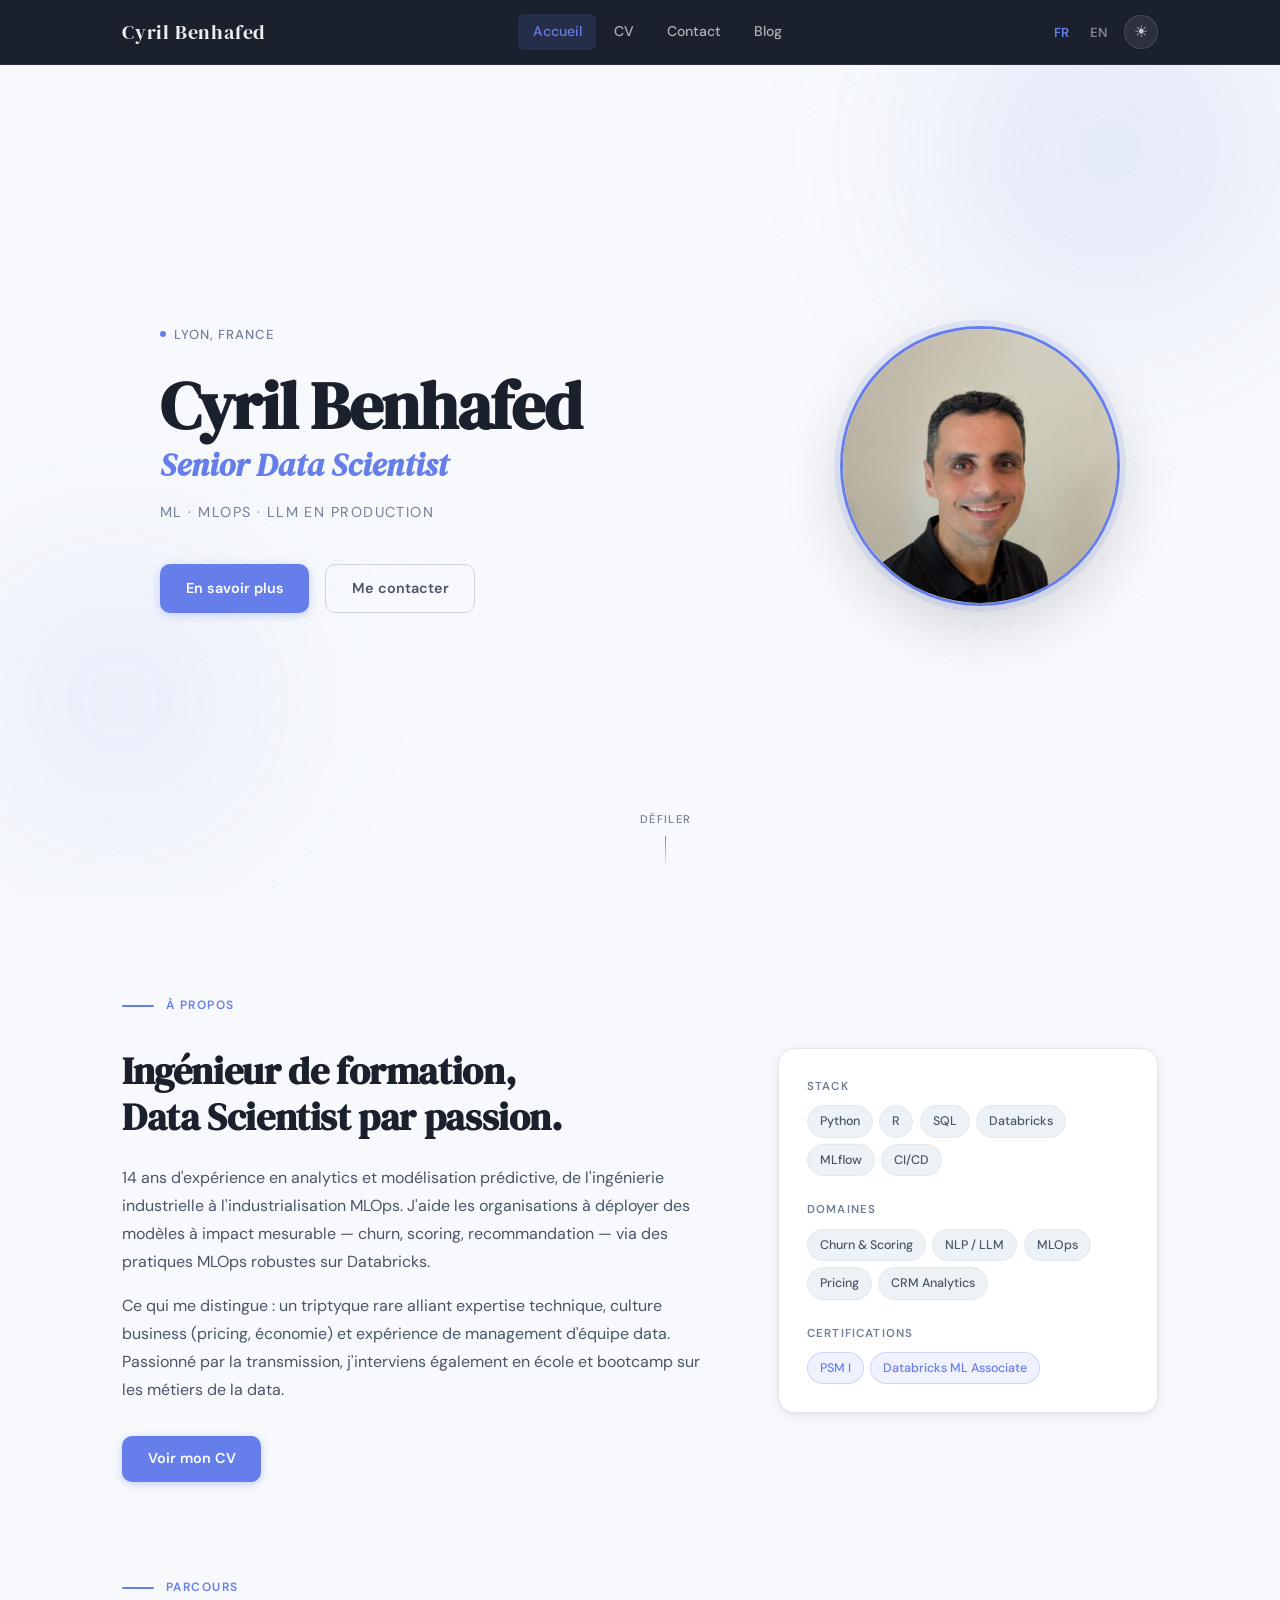
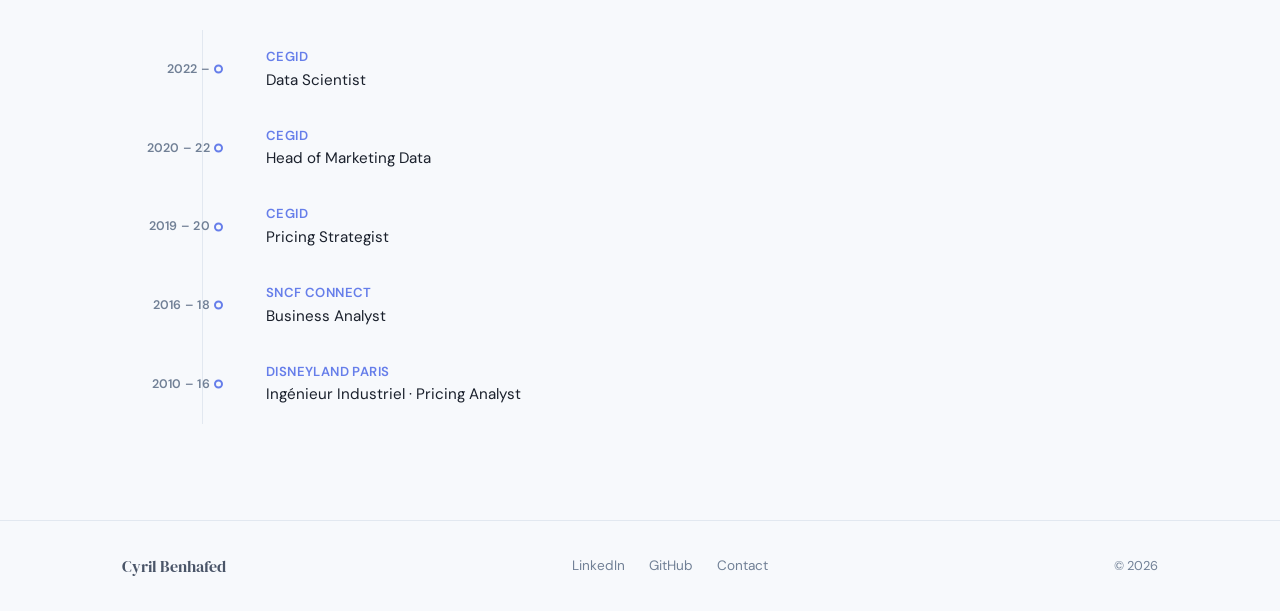
<file: index.html>
<!DOCTYPE html>
<html lang="fr" data-theme="light">
<head>
  <meta charset="UTF-8">
  <script>
    (function(){var t=localStorage.getItem('cb-theme')||(window.matchMedia('(prefers-color-scheme: dark)').matches?'dark':'light');document.documentElement.setAttribute('data-theme',t);})();
  </script>
  <meta name="viewport" content="width=device-width, initial-scale=1.0">
  <title>Cyril Benhafed — Data Scientist</title>
  <link rel="preconnect" href="https://fonts.googleapis.com">
  <link rel="preconnect" href="https://fonts.gstatic.com" crossorigin>
  <link href="https://fonts.googleapis.com/css2?family=DM+Serif+Display:ital@0;1&family=DM+Sans:wght@300;400;500;600&display=swap" rel="stylesheet">
  <link rel="stylesheet" href="styles.css">
  <link rel="icon" type="image/svg+xml" href="/favicon.svg">
  <link rel="icon" type="image/png" sizes="32x32" href="/favicon-32x32.png">
  <link rel="icon" type="image/png" sizes="16x16" href="/favicon-16x16.png">
  <link rel="icon" href="/favicon.ico" sizes="any">
  <link rel="apple-touch-icon" sizes="180x180" href="/apple-touch-icon.png">
  <meta name="theme-color" content="#1a202c">
  <!-- Open Graph -->
  <meta property="og:type" content="website">
  <meta property="og:url" content="https://benhafed.com/">
  <meta property="og:title" content="Cyril Benhafed — Data Scientist">
  <meta property="og:description" content="Senior Data Scientist · Lyon, France — ML · MLOps · LLM en production">
  <meta property="og:image" content="https://benhafed.com/og-image.png">
  <meta property="og:image:width" content="1200">
  <meta property="og:image:height" content="630">
  <meta property="og:locale" content="fr_FR">
  <meta property="og:site_name" content="Cyril Benhafed">
  <!-- Twitter Card -->
  <meta name="twitter:card" content="summary_large_image">
  <meta name="twitter:title" content="Cyril Benhafed — Data Scientist">
  <meta name="twitter:description" content="Senior Data Scientist · Lyon, France — ML · MLOps · LLM en production">
  <meta name="twitter:image" content="https://benhafed.com/og-image.png">
</head>
<body>

  <!-- NAV -->
  <nav class="nav" id="navbar">
    <div class="nav-inner">
      <a href="index.html" class="nav-logo">Cyril Benhafed</a>

      <div class="nav-links">
        <a href="index.html" class="nav-link active" data-fr="Accueil" data-en="Home">Accueil</a>
        <a href="cv/index.html" class="nav-link" data-fr="CV" data-en="CV">CV</a>
        <a href="contact.html" class="nav-link" data-fr="Contact" data-en="Contact">Contact</a>
        <a href="https://blog.benhafed.com" class="nav-link" target="_blank" rel="noopener" data-fr="Blog" data-en="Blog">Blog</a>
      </div>

      <div class="nav-controls">
        <!-- Lang switcher -->
        <div class="lang-switch">
          <button class="lang-btn active" data-lang="fr" onclick="setLang('fr')">FR</button>
          <span class="lang-sep">·</span>
          <button class="lang-btn" data-lang="en" onclick="setLang('en')">EN</button>
        </div>

        <!-- Theme toggle -->
        <button class="theme-toggle" onclick="toggleTheme()" aria-label="Toggle theme">
          <span class="theme-icon theme-icon--light">☀︎</span>
          <span class="theme-icon theme-icon--dark">☽</span>
        </button>

        <!-- Mobile menu -->
        <button class="burger" onclick="toggleMenu()" aria-label="Menu">
          <span></span><span></span><span></span>
        </button>
      </div>
    </div>

    <!-- Mobile dropdown -->
    <div class="mobile-menu" id="mobileMenu">
      <a href="index.html" class="mobile-link active" data-fr="Accueil" data-en="Home">Accueil</a>
      <a href="cv/index.html" class="mobile-link" data-fr="CV" data-en="CV">CV</a>
      <a href="contact.html" class="mobile-link" data-fr="Contact" data-en="Contact">Contact</a>
      <a href="https://blog.benhafed.com" class="mobile-link" target="_blank" rel="noopener" data-fr="Blog" data-en="Blog">Blog</a>
    </div>
  </nav>

  <!-- HERO -->
  <section class="hero">
    <div class="hero-bg">
      <div class="hero-orb hero-orb--1"></div>
      <div class="hero-orb hero-orb--2"></div>
      <div class="hero-grid"></div>
    </div>

    <div class="hero-content">
      <div class="hero-text">
        <div class="hero-eyebrow">
          <span class="eyebrow-dot"></span>
          <span data-fr="Lyon, France" data-en="Lyon, France">Lyon, France</span>
        </div>

        <h1 class="hero-title">
          <span class="hero-name">Cyril Benhafed</span>
          <span class="hero-role" data-fr="Senior Data Scientist" data-en="Senior Data Scientist">Senior Data Scientist</span>
        </h1>

        <p class="hero-sub" data-fr="ML · MLOps · LLM en production" data-en="ML · MLOps · LLMs in production">ML · MLOps · LLM en production</p>

        <div class="hero-cta">
          <a href="#about" class="btn btn--primary" data-fr="En savoir plus" data-en="Learn more">En savoir plus</a>
          <a href="contact.html" class="btn btn--ghost" data-fr="Me contacter" data-en="Get in touch">Me contacter</a>
        </div>
      </div>

      <div class="hero-photo" aria-hidden="true">
        <img src="/assets/photo.jpg" alt="Cyril Benhafed" class="hero-avatar">
      </div>
    </div>

    <div class="hero-scroll">
      <span data-fr="Défiler" data-en="Scroll">Défiler</span>
      <div class="scroll-line"></div>
    </div>
  </section>

  <!-- ABOUT -->
  <section class="about" id="about">
    <div class="container">

      <div class="section-label">
        <span class="label-line"></span>
        <span data-fr="À propos" data-en="About">À propos</span>
      </div>

      <div class="about-grid">
        <div class="about-main">
          <h2 class="about-title" data-fr="Ingénieur de formation,<br>Data Scientist par passion." data-en="Engineer by training,<br>Data Scientist by passion.">
            Ingénieur de formation,<br>Data Scientist par passion.
          </h2>

          <div class="about-text">
            <p data-fr="14 ans d'expérience en analytics et modélisation prédictive, de l'ingénierie industrielle à l'industrialisation MLOps. J'aide les organisations à déployer des modèles à impact mesurable — churn, scoring, recommandation — via des pratiques MLOps robustes sur Databricks."
               data-en="14 years of experience in analytics and predictive modeling, from industrial engineering to MLOps industrialization. I help organizations deploy models with measurable impact — churn, scoring, recommender systems — through robust MLOps practices on Databricks.">
              14 ans d'expérience en analytics et modélisation prédictive, de l'ingénierie industrielle à l'industrialisation MLOps. J'aide les organisations à déployer des modèles à impact mesurable — churn, scoring, recommandation — via des pratiques MLOps robustes sur Databricks.
            </p>
            <p data-fr="Ce qui me distingue : un triptyque rare alliant expertise technique, culture business (pricing, économie) et expérience de management d'équipe data. Passionné par la transmission, j'interviens également en école et bootcamp sur les métiers de la data."
               data-en="What sets me apart: a rare combination of technical expertise, business culture (pricing, economics) and data team management experience. Passionate about knowledge sharing, I also teach in engineering schools and bootcamps.">
              Ce qui me distingue : un triptyque rare alliant expertise technique, culture business (pricing, économie) et expérience de management d'équipe data. Passionné par la transmission, j'interviens également en école et bootcamp sur les métiers de la data.
            </p>
          </div>

          <a href="cv/index.html" class="btn btn--primary" data-fr="Voir mon CV" data-en="View my CV">Voir mon CV</a>
        </div>

        <div class="about-sidebar">
          <div class="pill-group">
            <div class="pill-section">
              <div class="pill-label" data-fr="Stack" data-en="Stack">Stack</div>
              <div class="pills">
                <span class="pill">Python</span>
                <span class="pill">R</span>
                <span class="pill">SQL</span>
                <span class="pill">Databricks</span>
                <span class="pill">MLflow</span>
                <span class="pill">CI/CD</span>
              </div>
            </div>
            <div class="pill-section">
              <div class="pill-label" data-fr="Domaines" data-en="Domains">Domaines</div>
              <div class="pills">
                <span class="pill">Churn & Scoring</span>
                <span class="pill">NLP / LLM</span>
                <span class="pill">MLOps</span>
                <span class="pill">Pricing</span>
                <span class="pill">CRM Analytics</span>
              </div>
            </div>
            <div class="pill-section">
              <div class="pill-label" data-fr="Certifications" data-en="Certifications">Certifications</div>
              <div class="pills">
                <span class="pill pill--accent">PSM I</span>
                <span class="pill pill--accent">Databricks ML Associate</span>
              </div>
            </div>
          </div>
        </div>
      </div>

      <!-- Timeline -->
      <div class="timeline-section">
        <div class="section-label">
          <span class="label-line"></span>
          <span data-fr="Parcours" data-en="Career">Parcours</span>
        </div>
        <div class="timeline">
          <div class="timeline-item">
            <div class="timeline-year">2022 –</div>
            <div class="timeline-body">
              <div class="timeline-co">Cegid</div>
              <div class="timeline-role" data-fr="Data Scientist" data-en="Data Scientist">Data Scientist</div>
            </div>
          </div>
          <div class="timeline-item">
            <div class="timeline-year">2020 – 22</div>
            <div class="timeline-body">
              <div class="timeline-co">Cegid</div>
              <div class="timeline-role" data-fr="Head of Marketing Data" data-en="Head of Marketing Data">Head of Marketing Data</div>
            </div>
          </div>
          <div class="timeline-item">
            <div class="timeline-year">2019 – 20</div>
            <div class="timeline-body">
              <div class="timeline-co">Cegid</div>
              <div class="timeline-role" data-fr="Pricing Strategist" data-en="Pricing Strategist">Pricing Strategist</div>
            </div>
          </div>
          <div class="timeline-item">
            <div class="timeline-year">2016 – 18</div>
            <div class="timeline-body">
              <div class="timeline-co">SNCF Connect</div>
              <div class="timeline-role" data-fr="Business Analyst" data-en="Business Analyst">Business Analyst</div>
            </div>
          </div>
          <div class="timeline-item">
            <div class="timeline-year">2010 – 16</div>
            <div class="timeline-body">
              <div class="timeline-co">Disneyland Paris</div>
              <div class="timeline-role" data-fr="Ingénieur Industriel · Pricing Analyst" data-en="Industrial Engineer · Pricing Analyst">Ingénieur Industriel · Pricing Analyst</div>
            </div>
          </div>
        </div>
      </div>

    </div>
  </section>

  <!-- FOOTER -->
  <footer class="footer">
    <div class="container footer-inner">
      <span class="footer-name">Cyril Benhafed</span>
      <div class="footer-links">
        <a href="https://www.linkedin.com/in/cyril-benhafed/" target="_blank" rel="noopener">LinkedIn</a>
        <a href="https://github.com/cyrilbenhafed" target="_blank" rel="noopener">GitHub</a>
        <a href="contact.html" data-fr="Contact" data-en="Contact">Contact</a>
      </div>
      <span class="footer-copy">© 2026</span>
    </div>
  </footer>

  <script src="main.js"></script>
</body>
</html>
</file>
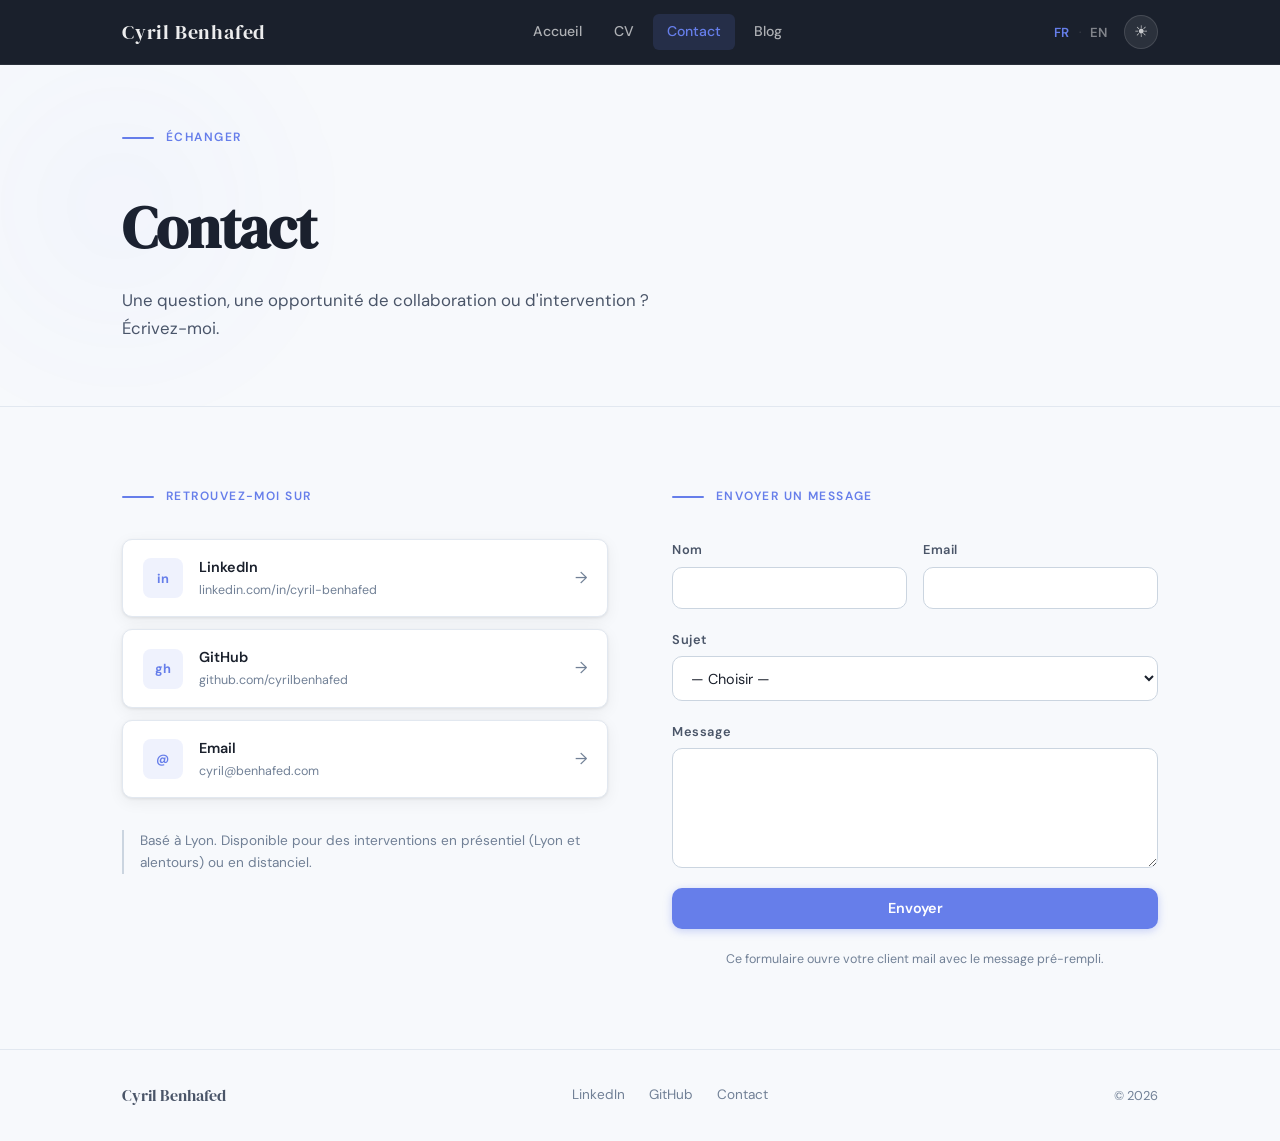
<file: contact.html>
<!DOCTYPE html>
<html lang="fr" data-theme="light">
<head>
  <meta charset="UTF-8">
  <script>
    (function(){var t=localStorage.getItem('cb-theme')||(window.matchMedia('(prefers-color-scheme: dark)').matches?'dark':'light');document.documentElement.setAttribute('data-theme',t);})();
  </script>
  <meta name="viewport" content="width=device-width, initial-scale=1.0">
  <title>Contact — Cyril Benhafed</title>
  <link rel="preconnect" href="https://fonts.googleapis.com">
  <link rel="preconnect" href="https://fonts.gstatic.com" crossorigin>
  <link href="https://fonts.googleapis.com/css2?family=DM+Serif+Display:ital@0;1&family=DM+Sans:wght@300;400;500;600&display=swap" rel="stylesheet">
  <link rel="stylesheet" href="styles.css">
  <link rel="icon" type="image/svg+xml" href="/favicon.svg">
  <link rel="icon" type="image/png" sizes="32x32" href="/favicon-32x32.png">
  <link rel="icon" type="image/png" sizes="16x16" href="/favicon-16x16.png">
  <link rel="icon" href="/favicon.ico" sizes="any">
  <link rel="apple-touch-icon" sizes="180x180" href="/apple-touch-icon.png">
  <meta name="theme-color" content="#1a202c">
  <!-- Open Graph -->
  <meta property="og:type" content="website">
  <meta property="og:url" content="https://benhafed.com/contact.html">
  <meta property="og:title" content="Contact — Cyril Benhafed">
  <meta property="og:description" content="Senior Data Scientist · Lyon, France — ML · MLOps · LLM en production">
  <meta property="og:image" content="https://benhafed.com/og-image.png">
  <meta property="og:image:width" content="1200">
  <meta property="og:image:height" content="630">
  <meta property="og:locale" content="fr_FR">
  <meta property="og:site_name" content="Cyril Benhafed">
  <!-- Twitter Card -->
  <meta name="twitter:card" content="summary_large_image">
  <meta name="twitter:title" content="Contact — Cyril Benhafed">
  <meta name="twitter:description" content="Senior Data Scientist · Lyon, France — ML · MLOps · LLM en production">
  <meta name="twitter:image" content="https://benhafed.com/og-image.png">
</head>
<body>

  <nav class="nav" id="navbar">
    <div class="nav-inner">
      <a href="index.html" class="nav-logo">Cyril Benhafed</a>
      <div class="nav-links">
        <a href="index.html" class="nav-link" data-fr="Accueil" data-en="Home">Accueil</a>
        <a href="cv/index.html" class="nav-link" data-fr="CV" data-en="CV">CV</a>
        <a href="contact.html" class="nav-link active" data-fr="Contact" data-en="Contact">Contact</a>
        <a href="https://blog.benhafed.com" class="nav-link" target="_blank" rel="noopener" data-fr="Blog" data-en="Blog">Blog</a>
      </div>
      <div class="nav-controls">
        <div class="lang-switch">
          <button class="lang-btn active" data-lang="fr" onclick="setLang('fr')">FR</button>
          <span class="lang-sep">·</span>
          <button class="lang-btn" data-lang="en" onclick="setLang('en')">EN</button>
        </div>
        <button class="theme-toggle" onclick="toggleTheme()" aria-label="Toggle theme">
          <span class="theme-icon theme-icon--light">☀︎</span>
          <span class="theme-icon theme-icon--dark">☽</span>
        </button>
        <button class="burger" onclick="toggleMenu()" aria-label="Menu">
          <span></span><span></span><span></span>
        </button>
      </div>
    </div>
    <div class="mobile-menu" id="mobileMenu">
      <a href="index.html" class="mobile-link" data-fr="Accueil" data-en="Home">Accueil</a>
      <a href="cv/index.html" class="mobile-link" data-fr="CV" data-en="CV">CV</a>
      <a href="contact.html" class="mobile-link active" data-fr="Contact" data-en="Contact">Contact</a>
      <a href="https://blog.benhafed.com" class="mobile-link" target="_blank" rel="noopener" data-fr="Blog" data-en="Blog">Blog</a>
    </div>
  </nav>

  <!-- PAGE HEADER -->
  <div class="page-header">
    <div class="page-header-bg">
      <div class="hero-orb hero-orb--2" style="opacity:0.4;"></div>
    </div>
    <div class="container">
      <div class="section-label">
        <span class="label-line"></span>
        <span data-fr="Échanger" data-en="Connect">Échanger</span>
      </div>
      <h1 class="page-title" data-fr="Contact" data-en="Contact">Contact</h1>
      <p class="page-sub"
         data-fr="Une question, une opportunité de collaboration ou d'intervention ? Écrivez-moi."
         data-en="A question, a collaboration opportunity, or a teaching invitation? Reach out.">
        Une question, une opportunité de collaboration ou d'intervention ? Écrivez-moi.
      </p>
    </div>
  </div>

  <!-- CONTACT SECTION -->
  <section class="contact-section">
    <div class="container">
      <div class="contact-grid">

        <!-- Left: direct links -->
        <div class="contact-links-col">
          <div class="section-label">
            <span class="label-line"></span>
            <span data-fr="Retrouvez-moi sur" data-en="Find me on">Retrouvez-moi sur</span>
          </div>

          <div class="contact-cards">
            <a href="https://www.linkedin.com/in/cyril-benhafed/" target="_blank" rel="noopener" class="contact-card">
              <div class="contact-card-icon">in</div>
              <div class="contact-card-body">
                <div class="contact-card-title">LinkedIn</div>
                <div class="contact-card-sub">linkedin.com/in/cyril-benhafed</div>
              </div>
              <div class="contact-card-arrow">→</div>
            </a>

            <a href="https://github.com/cyrilbenhafed" target="_blank" rel="noopener" class="contact-card">
              <div class="contact-card-icon">gh</div>
              <div class="contact-card-body">
                <div class="contact-card-title">GitHub</div>
                <div class="contact-card-sub">github.com/cyrilbenhafed</div>
              </div>
              <div class="contact-card-arrow">→</div>
            </a>

            <a href="mailto:cyril@benhafed.com" class="contact-card">
              <div class="contact-card-icon">@</div>
              <div class="contact-card-body">
                <div class="contact-card-title" data-fr="Email" data-en="Email">Email</div>
                <div class="contact-card-sub">cyril@benhafed.com</div>
              </div>
              <div class="contact-card-arrow">→</div>
            </a>
          </div>

          <div class="contact-note">
            <p data-fr="Basé à Lyon. Disponible pour des interventions en présentiel (Lyon et alentours) ou en distanciel."
               data-en="Based in Lyon. Available for in-person engagements (Lyon area) or remote.">
              Basé à Lyon. Disponible pour des interventions en présentiel (Lyon et alentours) ou en distanciel.
            </p>
          </div>
        </div>

        <!-- Right: form -->
        <div class="contact-form-col">
          <div class="section-label">
            <span class="label-line"></span>
            <span data-fr="Envoyer un message" data-en="Send a message">Envoyer un message</span>
          </div>

          <div class="contact-form" id="contactForm">
            <div class="form-row">
              <div class="form-group">
                <label class="form-label" data-fr="Nom" data-en="Name">Nom</label>
                <input type="text" class="form-input" id="nameInput" placeholder="" />
              </div>
              <div class="form-group">
                <label class="form-label" data-fr="Email" data-en="Email">Email</label>
                <input type="email" class="form-input" id="emailInput" placeholder="" />
              </div>
            </div>

            <div class="form-group">
              <label class="form-label" data-fr="Sujet" data-en="Subject">Sujet</label>
              <select class="form-input form-select" id="subjectInput">
                <option value="" data-fr="— Choisir —" data-en="— Select —">— Choisir —</option>
                <option value="collab" data-fr="Collaboration / Mission" data-en="Collaboration / Project">Collaboration / Mission</option>
                <option value="teaching" data-fr="Intervention / Enseignement" data-en="Teaching / Talk">Intervention / Enseignement</option>
                <option value="meetup" data-fr="Meetup / Événement data" data-en="Meetup / Data event">Meetup / Événement data</option>
                <option value="other" data-fr="Autre" data-en="Other">Autre</option>
              </select>
            </div>

            <div class="form-group">
              <label class="form-label" data-fr="Message" data-en="Message">Message</label>
              <textarea class="form-input form-textarea" id="messageInput" rows="5"></textarea>
            </div>

            <button class="btn btn--primary btn--full" onclick="submitForm()">
              <span class="btn-text" data-fr="Envoyer" data-en="Send">Envoyer</span>
            </button>

            <div class="form-note">
              <p data-fr="Ce formulaire ouvre votre client mail avec le message pré-rempli."
                 data-en="This form opens your email client with a pre-filled message.">
                Ce formulaire ouvre votre client mail avec le message pré-rempli.
              </p>
            </div>
          </div>
        </div>

      </div>
    </div>
  </section>

  <footer class="footer">
    <div class="container footer-inner">
      <span class="footer-name">Cyril Benhafed</span>
      <div class="footer-links">
        <a href="https://www.linkedin.com/in/cyril-benhafed/" target="_blank" rel="noopener">LinkedIn</a>
        <a href="https://github.com/cyrilbenhafed" target="_blank" rel="noopener">GitHub</a>
        <a href="contact.html" data-fr="Contact" data-en="Contact">Contact</a>
      </div>
      <span class="footer-copy">© 2026</span>
    </div>
  </footer>

  <script src="main.js"></script>
  <script>
    function submitForm() {
      const name = document.getElementById('nameInput').value;
      const email = document.getElementById('emailInput').value;
      const subject = document.getElementById('subjectInput');
      const subjectText = subject.options[subject.selectedIndex].text;
      const message = document.getElementById('messageInput').value;

      const body = `Nom : ${name}\nEmail : ${email}\n\n${message}`;
      const mailtoLink = `mailto:cyril@benhafed.com?subject=${encodeURIComponent(subjectText)}&body=${encodeURIComponent(body)}`;
      window.location.href = mailtoLink;
    }

    // Translate select options on lang change
    function translateSelect() {
      const lang = document.documentElement.lang;
      document.querySelectorAll('select option[data-fr]').forEach(opt => {
        opt.textContent = opt.dataset[lang] || opt.dataset.fr;
      });
    }
    document.addEventListener('langChanged', translateSelect);
    translateSelect();
  </script>
</body>
</html>
</file>
<file: styles.css>
/* ============================================
   benhafed.com — styles.css
   Palette : slate/indigo · DM Serif + DM Sans
   ============================================ */

/* ---- CSS Variables ---- */
:root {
  /* Light mode (default) */
  --bg:         #f7f9fc;
  --bg-2:       #edf2f7;
  --bg-card:    #ffffff;
  --text:       #1a202c;
  --text-2:     #4a5568;
  --text-3:     #718096;
  --accent:     #667eea;
  --accent-2:   #4a6cf7;
  --accent-rgb: 102, 126, 234;
  --border:     #cbd5e0;
  --border-2:   #e2e8f0;
  --shadow:     0 1px 3px rgba(0,0,0,0.08), 0 4px 16px rgba(0,0,0,0.06);
  --shadow-lg:  0 8px 32px rgba(0,0,0,0.10);

  /* Shared */
  --radius:     10px;
  --radius-lg:  16px;
  --transition: 0.22s ease;
  --max-w:      1100px;
}

[data-theme="dark"] {
  --bg:         #1a202c;
  --bg-2:       #2d3748;
  --bg-card:    #242c3a;
  --text:       #f7fafc;
  --text-2:     #cbd5e0;
  --text-3:     #718096;
  --accent:     #667eea;
  --accent-2:   #76e4f7;
  --accent-rgb: 102, 126, 234;
  --border:     #4a5568;
  --border-2:   #2d3748;
  --shadow:     0 1px 3px rgba(0,0,0,0.3), 0 4px 16px rgba(0,0,0,0.2);
  --shadow-lg:  0 8px 32px rgba(0,0,0,0.35);
}

/* ---- Reset ---- */
*, *::before, *::after { box-sizing: border-box; margin: 0; padding: 0; }

html { scroll-behavior: smooth; }

body {
  font-family: 'DM Sans', -apple-system, sans-serif;
  background: var(--bg);
  color: var(--text);
  line-height: 1.65;
  transition: background var(--transition), color var(--transition);
  overflow-x: hidden;
}

a { color: inherit; text-decoration: none; }
img { max-width: 100%; display: block; }

/* ---- Container ---- */
.container {
  width: 100%;
  max-width: var(--max-w);
  margin: 0 auto;
  padding: 0 2rem;
}

/* ============================================
   NAV  — toujours dark (fil rouge blog + CV)
   ============================================ */
.nav {
  position: fixed;
  top: 0; left: 0; right: 0;
  z-index: 100;
  background: #1a202c;
  border-bottom: 1px solid rgba(255,255,255,0.07);
  transition: box-shadow var(--transition);
}

.nav.scrolled {
  box-shadow: 0 2px 16px rgba(0,0,0,0.35);
}

.nav-inner {
  max-width: var(--max-w);
  margin: 0 auto;
  padding: 0 2rem;
  height: 64px;
  display: flex;
  align-items: center;
  justify-content: space-between;
  gap: 2rem;
}

.nav-logo {
  font-family: 'DM Serif Display', serif;
  font-size: 1.25rem;
  color: #ffffff;
  letter-spacing: 0.04em;
  flex-shrink: 0;
  opacity: 0.92;
  transition: opacity var(--transition);
}

.nav-logo:hover { opacity: 1; }

.nav-links {
  display: flex;
  gap: 0.25rem;
  flex: 1;
  justify-content: center;
}

.nav-link {
  font-size: 0.88rem;
  font-weight: 500;
  color: rgba(255,255,255,0.65);
  padding: 0.4rem 0.9rem;
  border-radius: 6px;
  transition: color var(--transition), background var(--transition);
}

.nav-link:hover {
  color: #ffffff;
  background: rgba(255,255,255,0.08);
}

.nav-link.active {
  color: var(--accent);
  background: rgba(102,126,234,0.15);
}


.nav-controls {
  display: flex;
  align-items: center;
  gap: 0.75rem;
  flex-shrink: 0;
}

/* Lang switch */
.lang-switch {
  display: flex;
  align-items: center;
  gap: 0.3rem;
  font-size: 0.82rem;
}

.lang-btn {
  background: none;
  border: none;
  cursor: pointer;
  font-size: 0.82rem;
  font-weight: 600;
  font-family: 'DM Sans', sans-serif;
  color: rgba(255,255,255,0.45);
  padding: 0.2rem 0.3rem;
  border-radius: 4px;
  transition: color var(--transition);
}

.lang-btn.active { color: var(--accent); }
.lang-btn:hover  { color: rgba(255,255,255,0.9); }

.lang-sep { color: rgba(255,255,255,0.2); font-size: 0.7rem; }

/* Theme toggle */
.theme-toggle {
  background: rgba(255,255,255,0.08);
  border: 1px solid rgba(255,255,255,0.12);
  border-radius: 50%;
  width: 34px; height: 34px;
  display: flex; align-items: center; justify-content: center;
  cursor: pointer;
  transition: background var(--transition), border-color var(--transition);
  position: relative;
  overflow: hidden;
}

.theme-toggle:hover {
  background: rgba(255,255,255,0.14);
  border-color: rgba(255,255,255,0.22);
}

.theme-icon {
  position: absolute;
  font-size: 1rem;
  line-height: 1;
  color: rgba(255,255,255,0.75);
  transition: opacity 0.2s, transform 0.3s;
}

.theme-icon--light { opacity: 1; transform: translateY(0) rotate(0deg); }
.theme-icon--dark  { opacity: 0; transform: translateY(8px) rotate(-20deg); }

[data-theme="dark"] .theme-icon--light {
  opacity: 0; transform: translateY(-8px) rotate(20deg);
}
[data-theme="dark"] .theme-icon--dark {
  opacity: 1; transform: translateY(0) rotate(0deg);
}

/* Burger */
.burger {
  display: none;
  flex-direction: column;
  gap: 5px;
  background: none;
  border: none;
  cursor: pointer;
  padding: 4px;
}

.burger span {
  display: block;
  width: 22px; height: 2px;
  background: rgba(255,255,255,0.75);
  border-radius: 2px;
  transition: var(--transition);
}

/* Mobile menu */
.mobile-menu {
  display: none;
  flex-direction: column;
  background: #1a202c;
  border-top: 1px solid rgba(255,255,255,0.07);
  padding: 0.75rem 2rem;
  gap: 0.25rem;
}

.mobile-menu.open { display: flex; }

.mobile-link {
  font-size: 0.95rem;
  font-weight: 500;
  color: rgba(255,255,255,0.65);
  padding: 0.5rem 0.5rem;
  border-radius: 6px;
  transition: color var(--transition), background var(--transition);
}

.mobile-link:hover {
  color: #ffffff;
  background: rgba(255,255,255,0.08);
}

.mobile-link.active {
  color: var(--accent);
  background: rgba(102,126,234,0.15);
}

/* ============================================
   HERO
   ============================================ */
.hero {
  position: relative;
  min-height: 100vh;
  display: flex;
  align-items: center;
  justify-content: center;
  padding: 8rem 2rem 6rem;
  overflow: hidden;
}

.hero-bg {
  position: absolute;
  inset: 0;
  pointer-events: none;
  z-index: 0;
}

/* Subtle dot grid */
.hero-grid {
  position: absolute;
  inset: 0;
  background-image: radial-gradient(circle, var(--border) 1px, transparent 1px);
  background-size: 32px 32px;
  opacity: 0.5;
}

/* Soft orbs */
.hero-orb {
  position: absolute;
  border-radius: 50%;
  filter: blur(80px);
  pointer-events: none;
}

.hero-orb--1 {
  width: 500px; height: 500px;
  background: radial-gradient(circle, rgba(102,126,234,0.18) 0%, transparent 70%);
  top: -100px; right: -80px;
}

.hero-orb--2 {
  width: 400px; height: 400px;
  background: radial-gradient(circle, rgba(74,108,247,0.12) 0%, transparent 70%);
  bottom: 0; left: -80px;
}

[data-theme="dark"] .hero-orb--1 {
  background: radial-gradient(circle, rgba(102,126,234,0.25) 0%, transparent 70%);
}
[data-theme="dark"] .hero-orb--2 {
  background: radial-gradient(circle, rgba(118,228,247,0.12) 0%, transparent 70%);
}

.hero-content {
  position: relative;
  z-index: 1;
  display: flex;
  flex-direction: row;
  align-items: center;
  gap: 5rem;
  max-width: 960px;
  width: 100%;
  animation: fadeUp 0.7s ease both;
}

.hero-text {
  flex: 1;
  min-width: 0;
}

@keyframes fadeUp {
  from { opacity: 0; transform: translateY(24px); }
  to   { opacity: 1; transform: translateY(0); }
}

.hero-eyebrow {
  display: inline-flex;
  align-items: center;
  gap: 0.5rem;
  font-size: 0.82rem;
  font-weight: 500;
  color: var(--text-3);
  letter-spacing: 0.08em;
  text-transform: uppercase;
  margin-bottom: 1.5rem;
  animation: fadeUp 0.7s 0.1s ease both;
}

/* Photo */
.hero-photo {
  flex-shrink: 0;
  animation: fadeUp 0.7s 0.05s ease both;
}

.hero-avatar {
  width: 280px;
  height: 280px;
  border-radius: 50%;
  object-fit: cover;
  object-position: center top;
  border: 3px solid var(--accent);
  box-shadow: 0 0 0 6px rgba(102, 126, 234, 0.12), 0 20px 60px rgba(0, 0, 0, 0.15);
  display: block;
}

[data-theme="dark"] .hero-avatar {
  box-shadow: 0 0 0 6px rgba(102, 126, 234, 0.2), 0 20px 60px rgba(0, 0, 0, 0.4);
}

.eyebrow-dot {
  width: 6px; height: 6px;
  background: var(--accent);
  border-radius: 50%;
  display: inline-block;
}

.hero-title {
  display: flex;
  flex-direction: column;
  align-items: flex-start;
  gap: 0.2rem;
  margin-bottom: 1rem;
  animation: fadeUp 0.7s 0.15s ease both;
}

.hero-name {
  font-family: 'DM Serif Display', serif;
  font-size: clamp(2.6rem, 6vw, 4.2rem);
  line-height: 1.1;
  color: var(--text);
  letter-spacing: -0.02em;
}

.hero-role {
  font-family: 'DM Serif Display', serif;
  font-style: italic;
  font-size: clamp(1.4rem, 3vw, 2rem);
  color: var(--accent);
  line-height: 1.2;
}

.hero-sub {
  font-size: 0.9rem;
  font-weight: 400;
  color: var(--text-3);
  letter-spacing: 0.1em;
  text-transform: uppercase;
  margin-bottom: 2.5rem;
  animation: fadeUp 0.7s 0.2s ease both;
}

.hero-cta {
  display: flex;
  gap: 1rem;
  justify-content: flex-start;
  flex-wrap: wrap;
  animation: fadeUp 0.7s 0.25s ease both;
}

/* Scroll hint */
.hero-scroll {
  position: absolute;
  bottom: 2rem;
  left: 50%;
  transform: translateX(-50%);
  display: flex;
  flex-direction: column;
  align-items: center;
  gap: 0.5rem;
  font-size: 0.7rem;
  font-weight: 500;
  color: var(--text-3);
  letter-spacing: 0.12em;
  text-transform: uppercase;
  animation: fadeUp 0.7s 0.4s ease both;
}

.scroll-line {
  width: 1px; height: 32px;
  background: linear-gradient(to bottom, var(--accent), transparent);
  animation: scrollPulse 1.8s ease-in-out infinite;
}

@keyframes scrollPulse {
  0%, 100% { opacity: 1; transform: scaleY(1); }
  50% { opacity: 0.4; transform: scaleY(0.6); }
}

/* ============================================
   BUTTONS
   ============================================ */
.btn {
  display: inline-flex;
  align-items: center;
  gap: 0.5rem;
  padding: 0.7rem 1.6rem;
  border-radius: var(--radius);
  font-size: 0.9rem;
  font-weight: 600;
  font-family: 'DM Sans', sans-serif;
  cursor: pointer;
  border: none;
  transition: all var(--transition);
  white-space: nowrap;
}

.btn--primary {
  background: var(--accent);
  color: white;
  box-shadow: 0 2px 8px rgba(var(--accent-rgb), 0.35);
}

.btn--primary:hover {
  background: var(--accent-2);
  transform: translateY(-2px);
  box-shadow: 0 6px 20px rgba(var(--accent-rgb), 0.4);
}

.btn--ghost {
  background: transparent;
  color: var(--text-2);
  border: 1px solid var(--border);
}

.btn--ghost:hover {
  border-color: var(--accent);
  color: var(--accent);
  background: rgba(var(--accent-rgb), 0.06);
}

.btn--full { width: 100%; justify-content: center; }

/* ============================================
   SECTION LABEL
   ============================================ */
.section-label {
  display: flex;
  align-items: center;
  gap: 0.75rem;
  font-size: 0.75rem;
  font-weight: 600;
  color: var(--accent);
  letter-spacing: 0.12em;
  text-transform: uppercase;
  margin-bottom: 2rem;
}

.label-line {
  display: block;
  width: 32px; height: 2px;
  background: var(--accent);
  border-radius: 2px;
  flex-shrink: 0;
}

/* ============================================
   ABOUT
   ============================================ */
.about {
  padding: 6rem 0;
}

.about-grid {
  display: grid;
  grid-template-columns: 1fr 380px;
  gap: 4rem;
  align-items: start;
  margin-bottom: 5rem;
}

.about-title {
  font-family: 'DM Serif Display', serif;
  font-size: clamp(1.8rem, 3vw, 2.6rem);
  line-height: 1.2;
  color: var(--text);
  margin-bottom: 1.5rem;
  letter-spacing: -0.01em;
}

.about-text {
  display: flex;
  flex-direction: column;
  gap: 1rem;
  color: var(--text-2);
  font-size: 1rem;
  line-height: 1.75;
  margin-bottom: 2rem;
}

/* Pills sidebar */
.pill-group {
  background: var(--bg-card);
  border: 1px solid var(--border-2);
  border-radius: var(--radius-lg);
  padding: 1.75rem;
  box-shadow: var(--shadow);
  display: flex;
  flex-direction: column;
  gap: 1.5rem;
  position: sticky;
  top: 84px;
}

.pill-section { display: flex; flex-direction: column; gap: 0.6rem; }

.pill-label {
  font-size: 0.72rem;
  font-weight: 600;
  color: var(--text-3);
  text-transform: uppercase;
  letter-spacing: 0.1em;
}

.pills {
  display: flex;
  flex-wrap: wrap;
  gap: 0.4rem;
}

.pill {
  display: inline-block;
  padding: 0.3rem 0.75rem;
  background: var(--bg-2);
  color: var(--text-2);
  border: 1px solid var(--border-2);
  border-radius: 100px;
  font-size: 0.78rem;
  font-weight: 500;
  transition: var(--transition);
}

.pill--accent {
  background: rgba(var(--accent-rgb), 0.1);
  color: var(--accent);
  border-color: rgba(var(--accent-rgb), 0.25);
}

/* Timeline */
.timeline-section { padding-top: 1rem; }

.timeline {
  display: flex;
  flex-direction: column;
  gap: 0;
  position: relative;
  padding-left: 1rem;
}

.timeline::before {
  content: '';
  position: absolute;
  left: 80px;
  top: 0; bottom: 0;
  width: 1px;
  background: var(--border-2);
}

.timeline-item {
  display: grid;
  grid-template-columns: 80px 1fr;
  gap: 1.5rem;
  align-items: center;
  padding: 1rem 0;
  position: relative;
}

.timeline-item::after {
  content: '';
  position: absolute;
  left: calc(80px - 4px);
  top: 50%;
  transform: translateY(-50%);
  width: 9px; height: 9px;
  background: var(--bg);
  border: 2px solid var(--accent);
  border-radius: 50%;
  z-index: 1;
}

.timeline-year {
  font-size: 0.78rem;
  font-weight: 600;
  color: var(--text-3);
  text-align: right;
  padding-right: 0.5rem;
  letter-spacing: 0.02em;
}

.timeline-body { padding-left: 1.5rem; }

.timeline-co {
  font-size: 0.82rem;
  font-weight: 600;
  color: var(--accent);
  letter-spacing: 0.03em;
  text-transform: uppercase;
}

.timeline-role {
  font-size: 0.95rem;
  color: var(--text);
  font-weight: 400;
}

/* ============================================
   PAGE HEADER (Contact)
   ============================================ */
.page-header {
  position: relative;
  padding: 8rem 0 4rem;
  overflow: hidden;
  border-bottom: 1px solid var(--border-2);
}

.page-header-bg {
  position: absolute;
  inset: 0;
  pointer-events: none;
}

.page-title {
  font-family: 'DM Serif Display', serif;
  font-size: clamp(2.4rem, 5vw, 3.6rem);
  color: var(--text);
  margin-bottom: 0.75rem;
  letter-spacing: -0.02em;
}

.page-sub {
  font-size: 1.05rem;
  color: var(--text-2);
  max-width: 560px;
}

/* ============================================
   CONTACT
   ============================================ */
.contact-section { padding: 5rem 0; }

.contact-grid {
  display: grid;
  grid-template-columns: 1fr 1fr;
  gap: 4rem;
  align-items: start;
}

.contact-cards {
  display: flex;
  flex-direction: column;
  gap: 0.75rem;
  margin-bottom: 2rem;
}

.contact-card {
  display: flex;
  align-items: center;
  gap: 1rem;
  background: var(--bg-card);
  border: 1px solid var(--border-2);
  border-radius: var(--radius);
  padding: 1rem 1.25rem;
  transition: var(--transition);
  cursor: pointer;
  box-shadow: var(--shadow);
}

.contact-card:hover {
  border-color: rgba(var(--accent-rgb), 0.4);
  transform: translateX(4px);
  box-shadow: var(--shadow-lg);
}

.contact-card-icon {
  width: 40px; height: 40px;
  background: rgba(var(--accent-rgb), 0.1);
  color: var(--accent);
  border-radius: 8px;
  display: flex;
  align-items: center;
  justify-content: center;
  font-size: 0.8rem;
  font-weight: 700;
  flex-shrink: 0;
  letter-spacing: 0.02em;
}

.contact-card-body { flex: 1; }

.contact-card-title {
  font-size: 0.9rem;
  font-weight: 600;
  color: var(--text);
}

.contact-card-sub {
  font-size: 0.78rem;
  color: var(--text-3);
}

.contact-card-arrow {
  color: var(--text-3);
  transition: transform var(--transition), color var(--transition);
}

.contact-card:hover .contact-card-arrow {
  transform: translateX(4px);
  color: var(--accent);
}

.contact-note {
  font-size: 0.85rem;
  color: var(--text-3);
  line-height: 1.6;
  border-left: 2px solid var(--border);
  padding-left: 1rem;
}

/* Form */
.contact-form {
  display: flex;
  flex-direction: column;
  gap: 1.25rem;
}

.form-row {
  display: grid;
  grid-template-columns: 1fr 1fr;
  gap: 1rem;
}

.form-group {
  display: flex;
  flex-direction: column;
  gap: 0.4rem;
}

.form-label {
  font-size: 0.8rem;
  font-weight: 600;
  color: var(--text-2);
  letter-spacing: 0.04em;
}

.form-input {
  background: var(--bg-card);
  border: 1px solid var(--border);
  border-radius: var(--radius);
  padding: 0.7rem 0.9rem;
  font-family: 'DM Sans', sans-serif;
  font-size: 0.9rem;
  color: var(--text);
  transition: border-color var(--transition), box-shadow var(--transition);
  outline: none;
  width: 100%;
}

.form-input:focus {
  border-color: var(--accent);
  box-shadow: 0 0 0 3px rgba(var(--accent-rgb), 0.12);
}

.form-textarea {
  resize: vertical;
  min-height: 120px;
}

.form-select { cursor: pointer; }

.form-note {
  font-size: 0.78rem;
  color: var(--text-3);
  text-align: center;
}

/* ============================================
   FOOTER
   ============================================ */
.footer {
  border-top: 1px solid var(--border-2);
  padding: 2rem 0;
  background: var(--bg);
}

.footer-inner {
  display: flex;
  align-items: center;
  justify-content: space-between;
  flex-wrap: wrap;
  gap: 1rem;
}

.footer-name {
  font-family: 'DM Serif Display', serif;
  font-size: 1rem;
  color: var(--text-2);
}

.footer-links {
  display: flex;
  gap: 1.5rem;
}

.footer-links a {
  font-size: 0.85rem;
  color: var(--text-3);
  transition: color var(--transition);
}

.footer-links a:hover { color: var(--accent); }

.footer-copy {
  font-size: 0.8rem;
  color: var(--text-3);
}

/* ============================================
   RESPONSIVE
   ============================================ */
@media (max-width: 900px) {
  .about-grid {
    grid-template-columns: 1fr;
    gap: 2.5rem;
  }

  .pill-group { position: static; }

  .contact-grid {
    grid-template-columns: 1fr;
    gap: 3rem;
  }
}

@media (max-width: 760px) {
  .hero-content {
    flex-direction: column-reverse;
    text-align: center;
    gap: 2.5rem;
  }

  .hero-title { align-items: center; }
  .hero-cta { justify-content: center; }

  .hero-avatar {
    width: 160px;
    height: 160px;
  }
}

@media (max-width: 640px) {
  .nav-links { display: none; }
  .burger { display: flex; }

  .container { padding: 0 1.25rem; }

  .hero { padding: 6rem 1.25rem 4rem; }

  .form-row { grid-template-columns: 1fr; }

  .footer-inner { flex-direction: column; text-align: center; }

  .timeline::before { left: 70px; }
  .timeline-item { grid-template-columns: 70px 1fr; }
  .timeline-item::after { left: calc(70px - 4px); }
}
</file>
